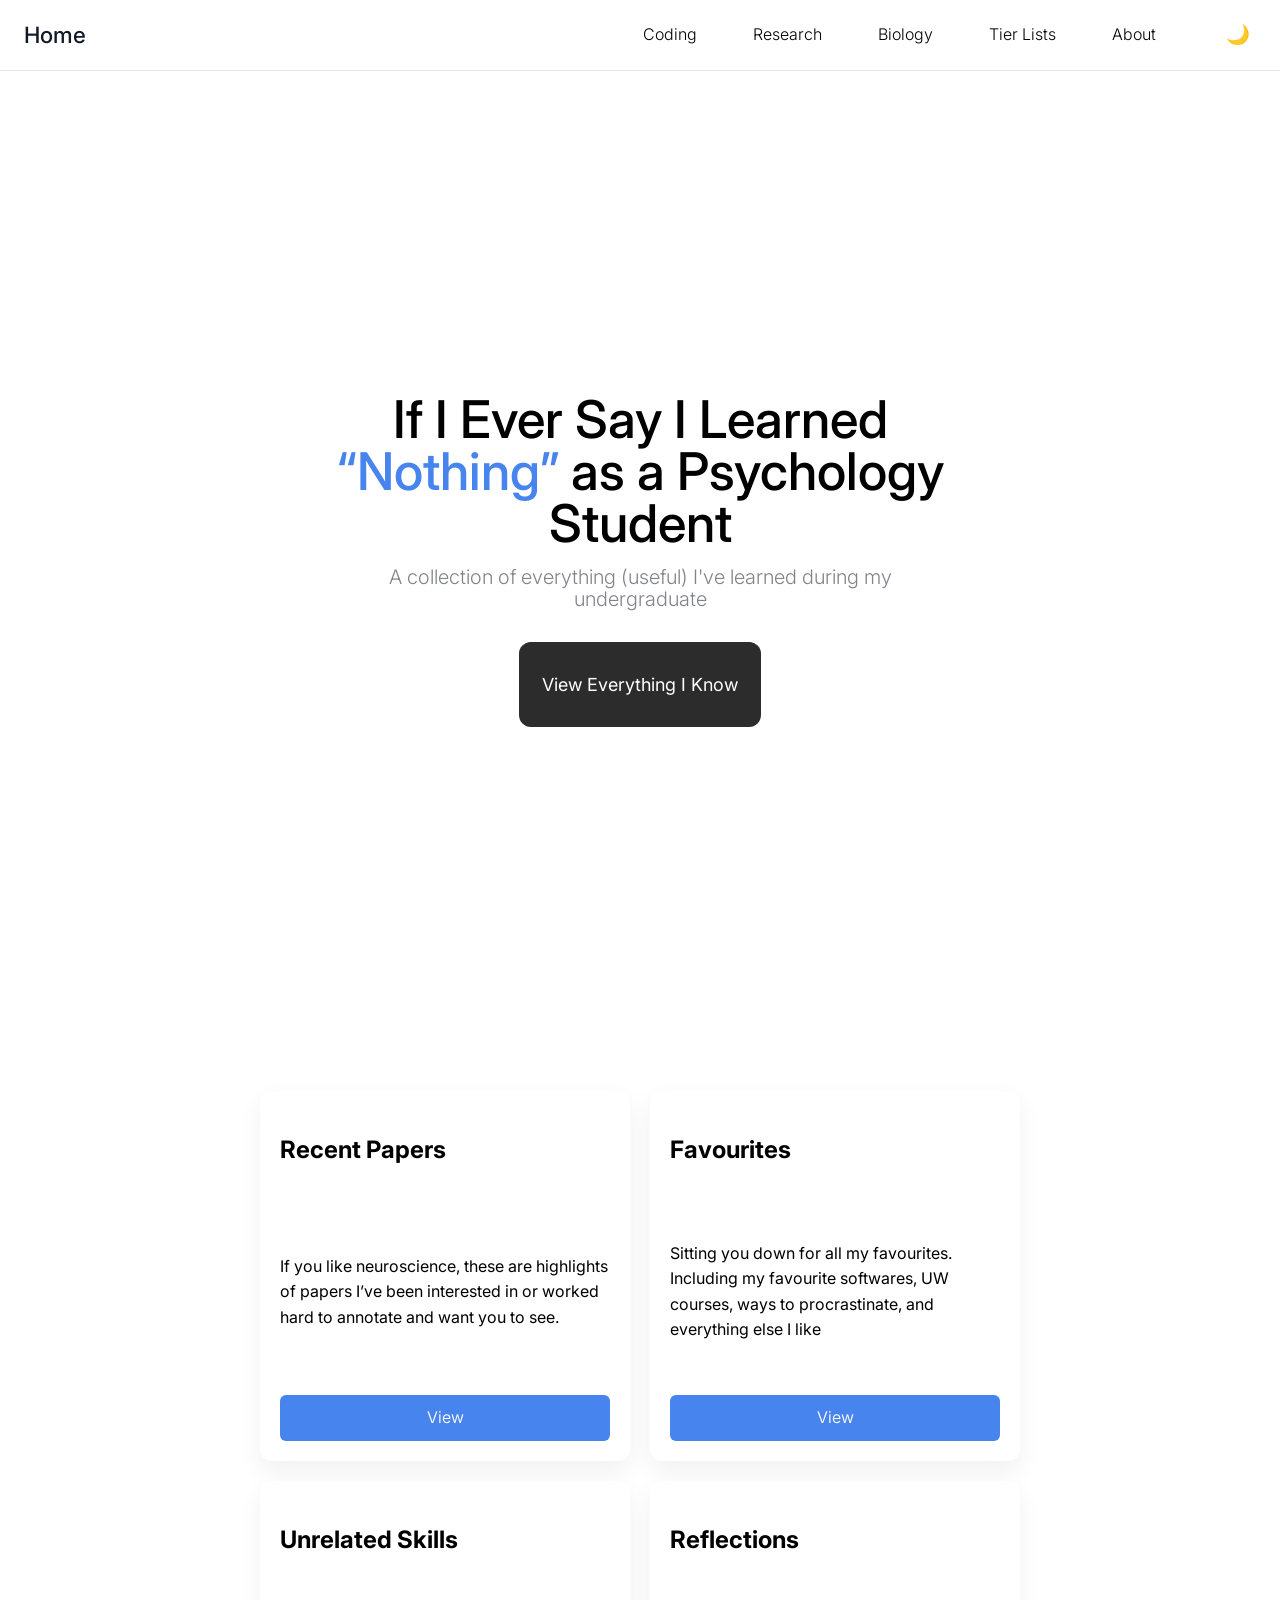
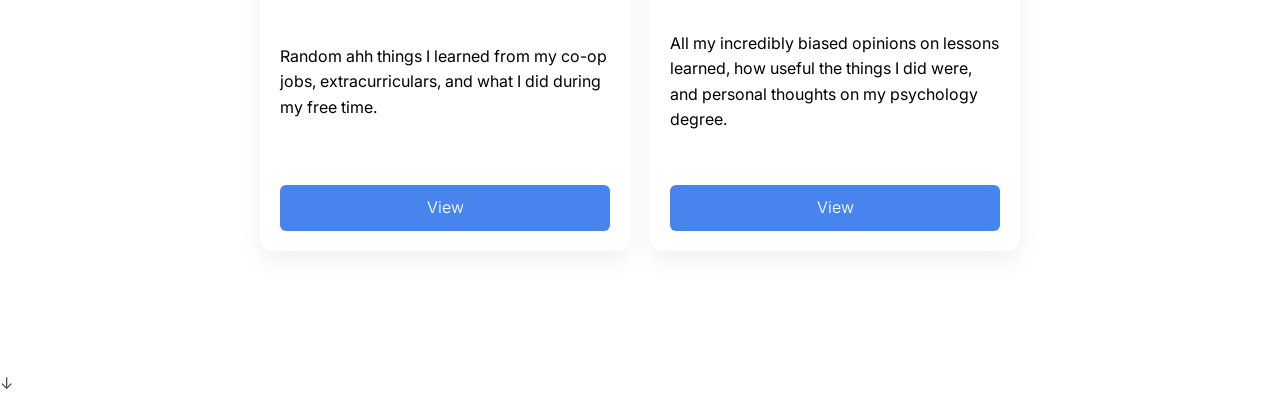
<file: index.html>
<!DOCTYPE html>
<html lang="en"> 
<head>
  <link rel="preconnect" href="https://fonts.googleapis.com">
  <link rel="preconnect" href="https://fonts.gstatic.com" crossorigin>
  <link href="https://fonts.googleapis.com/css2?family=Inter:wght@400;700&family=JetBrains+Mono&display=swap" rel="stylesheet">
  <link rel="stylesheet" href="style.css">
  <meta charset="UTF-8">
  <meta name="viewport" content="width=device-width, initial-scale=1.0">
  <meta name="description" content="Everything I've learned as a psychology undergraduate">
  <title>Everything Important I've Learned as a Psychology Undergraduate</title>
</head>
<body>
  <header>
  <div class="logo">
    <a href="index.html">Home</a>
  </div>

  <nav class="nav-links">
    <!-- Coding dropdown -->
    <div class="dropdown">
      <a href="coding.html" class="dropbtn">Coding</a>
      <div class="dropdown-content">
        <a href="data-analysis.html">Data Analysis</a>
        <a href="computational-neuroscience.html">Computational Neuroscience</a>
        <a href="projects.html">Projects</a>
      </div>
    </div>

    <!-- Research dropdown -->
    <div class="dropdown">
      <a href="research.html" class="dropbtn">Research</a>
      <div class="dropdown-content">
        <a href="eeg-research.html">EEG Research</a>
        <a href="literature-reviews.html">Literature Reviews</a>
        <a href="experimental-design.html">Experimental Design</a>
      </div>
    </div>

    <!-- Biology dropdown -->
    <div class="dropdown">
      <a href="biology-overview.html" class="dropbtn">Biology</a>
      <div class="dropdown-content">
        <a href="concussions.html">Concussions</a>
        <a href="gerontology.html">Biological Aging</a>
        <a href="neuroscience.html">Neuroscience</a>
        <a href="evolution.html">Evolution</a>
      </div>
    </div>

    <!-- Tier Lists dropdown -->
    <div class="dropdown">
      <a href="main-tierlist.html" class="dropbtn">Tier Lists</a>
      <div class="dropdown-content">
        <a href="ranking-software.html">Ranking Software</a>
        <a href="ranking-reference-managers.html">Ranking Reference Managers</a>
        <a href="ranking-databases.html">Ranking Journal Article Databases</a>
      </div>
    </div>

    <!-- About page -->
    <a href="about.html">About</a>

    <!-- Dark mode toggle -->
    <button id="dark-mode-toggle">🌙</button>
  </nav>
</header>

  <main>
    <section class="hero">
      <h1>
        If I Ever Say I Learned 
        <span class="highlight">“Nothing”</span> 
        as a Psychology Student
      </h1>

      <p class="subtitle">
        A collection of everything (useful) I've learned during my undergraduate
      </p>

      <a href="everything.html" class="hero-button">View Everything I Know</a>
    </section>
    <section class="panels">
      <div class="panel">
        <h2>Recent Papers</h2>
        <p>If you like neuroscience, these are highlights of papers I’ve been interested in or worked hard to annotate and want you to see.</p>
        <a href="recent-papers.html" class="panel-button">View</a>
      </div>
    
      <div class="panel">
        <h2>Favourites</h2>
        <p>Sitting you down for all my favourites. Including my favourite softwares, UW courses, ways to procrastinate, and everything else I like</p>
        <a href="favourites.html" class="panel-button">View</a>
      </div>

      <div class="panel">
        <h2>Unrelated Skills</h2>
        <p>Random ahh things I learned from my co-op jobs, extracurriculars, and what I did during my free time.</p>
        <a href="unrelated-skills.html" class="panel-button">View</a>
      </div>
    
      <div class="panel">
        <h2>Reflections</h2>
        <p>All my incredibly biased opinions on lessons learned, how useful the things I did were, and personal thoughts on my psychology degree.</p>
        <a href="reflections.html" class="panel-button">View</a>
      </div>
    </section>
  </main>
<div class="scroll-indicator" onclick="scrollDown()">
  ↓
</div>
<script src="script.js"></script>
  
</body>
  
</html>
</file>
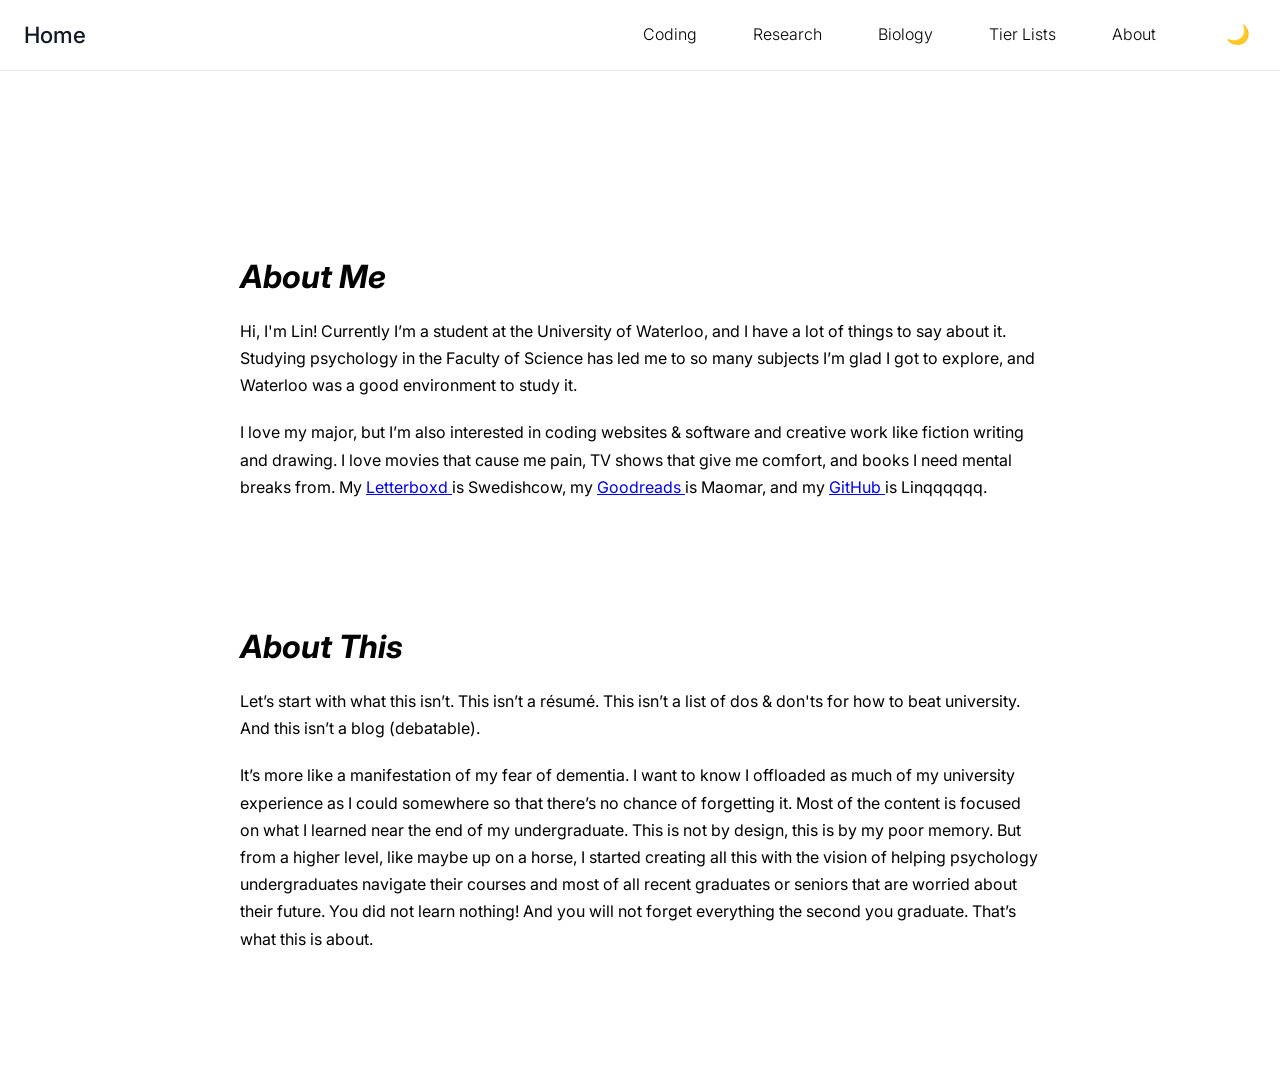
<file: about.html>
<!DOCTYPE html>
<html lang="en">
<head>
  <meta charset="UTF-8">
  <link rel="preconnect" href="https://fonts.googleapis.com">
  <link rel="preconnect" href="https://fonts.gstatic.com" crossorigin>
  <link href="https://fonts.googleapis.com/css2?family=Inter:wght@400;700&family=JetBrains+Mono&display=swap" rel="stylesheet">
  <title>About Me</title>
  <meta name="viewport" content="width=device-width, initial-scale=1.0">
  <link rel="stylesheet" href="style.css">
</head>
<body>
  <header>
  <div class="logo">
    <a href="index.html">Home</a>
  </div>

  <nav class="nav-links">
    <!-- Coding dropdown -->
    <div class="dropdown">
      <a href="coding.html" class="dropbtn">Coding</a>
      <div class="dropdown-content">
        <a href="data-analysis.html">Data Analysis</a>
        <a href="computational-neuroscience.html">Computational Neuroscience</a>
        <a href="projects.html">Projects</a>
      </div>
    </div>

    <!-- Research dropdown -->
    <div class="dropdown">
      <a href="research.html" class="dropbtn">Research</a>
      <div class="dropdown-content">
        <a href="eeg-research.html">EEG Research</a>
        <a href="literature-reviews.html">Literature Reviews</a>
        <a href="experimental-design.html">Experimental Design</a>
      </div>
    </div>

    <!-- Biology dropdown -->
    <div class="dropdown">
      <a href="biology-overview.html" class="dropbtn">Biology</a>
      <div class="dropdown-content">
        <a href="concussions.html">Concussions</a>
        <a href="gerontology.html">Biological Aging</a>
        <a href="neuroscience.html">Neuroscience</a>
        <a href="evolution.html">Evolution</a>
      </div>
    </div>

    <!-- Tier Lists dropdown -->
    <div class="dropdown">
      <a href="main-tierlist.html" class="dropbtn">Tier Lists</a>
      <div class="dropdown-content">
        <a href="ranking-software.html">Ranking Software</a>
        <a href="ranking-reference-managers.html">Ranking Reference Managers</a>
        <a href="ranking-databases.html">Ranking Journal Article Databases</a>
      </div>
    </div>

    <!-- About page -->
    <a href="about.html">About</a>

    <!-- Dark mode toggle -->
    <button id="dark-mode-toggle">🌙</button>
  </nav>
</header>
  
  <main class="about-page">
  
    <section class="about-section">
      <h1 class="about-heading">About Me</h1>
  
      <section class="about">
      <p>
        Hi, I'm Lin! Currently I’m a student at the University of Waterloo, and I
        have a lot of things to say about it. Studying psychology in the Faculty
        of Science has led me to so many subjects I’m glad I got to explore, and Waterloo
        was a good environment to study it. 
      </p>
    
      <p>
        I love my major, but I’m also interested in coding websites &amp; software
        and creative work like fiction writing and drawing. I love movies that
        cause me pain, TV shows that give me comfort, and books I need mental
        breaks from.
        My
        <a href="https://boxd.it/iXQob" target="_blank" rel="noopener noreferrer">
          Letterboxd
        </a>
        is Swedishcow, my
        <a href="https://www.goodreads.com/user/show/197958305-maomar" target="_blank" rel="noopener noreferrer">
          Goodreads
        </a>
        is Maomar, and my
        <a href="https://github.com/Linqqqqqq" target="_blank" rel="noopener noreferrer">
          GitHub
        </a>
        is Linqqqqqq.
      </p>
    </section>
  
    <section class="about-section">
      <h1 class="about-heading">About This</h1>
  
      <p>
        Let’s start with what this isn’t. This isn’t a résumé. This isn’t a list of dos
        &amp; don'ts for how to beat university. And this isn’t a blog (debatable).
      </p>
      <p>
        It’s more like a manifestation of my fear of dementia. I want to know I
        offloaded as much of my university experience as I could somewhere so that
        there’s no chance of forgetting it. Most of the content is focused on what I learned near the end of my
        undergraduate. This is not by design, this is by my poor memory. But from a higher level, like maybe up on a horse, 
        I started creating all this with the vision of helping psychology undergraduates navigate
        their courses and most of all recent graduates or seniors that are worried about their future.
        You did not learn nothing! And you will not forget everything the second you graduate. 
        That’s what this is about.
      </p>
    </section>
  
  </main>

<script src="script.js"></script>
  
</body>
</html>
</file>
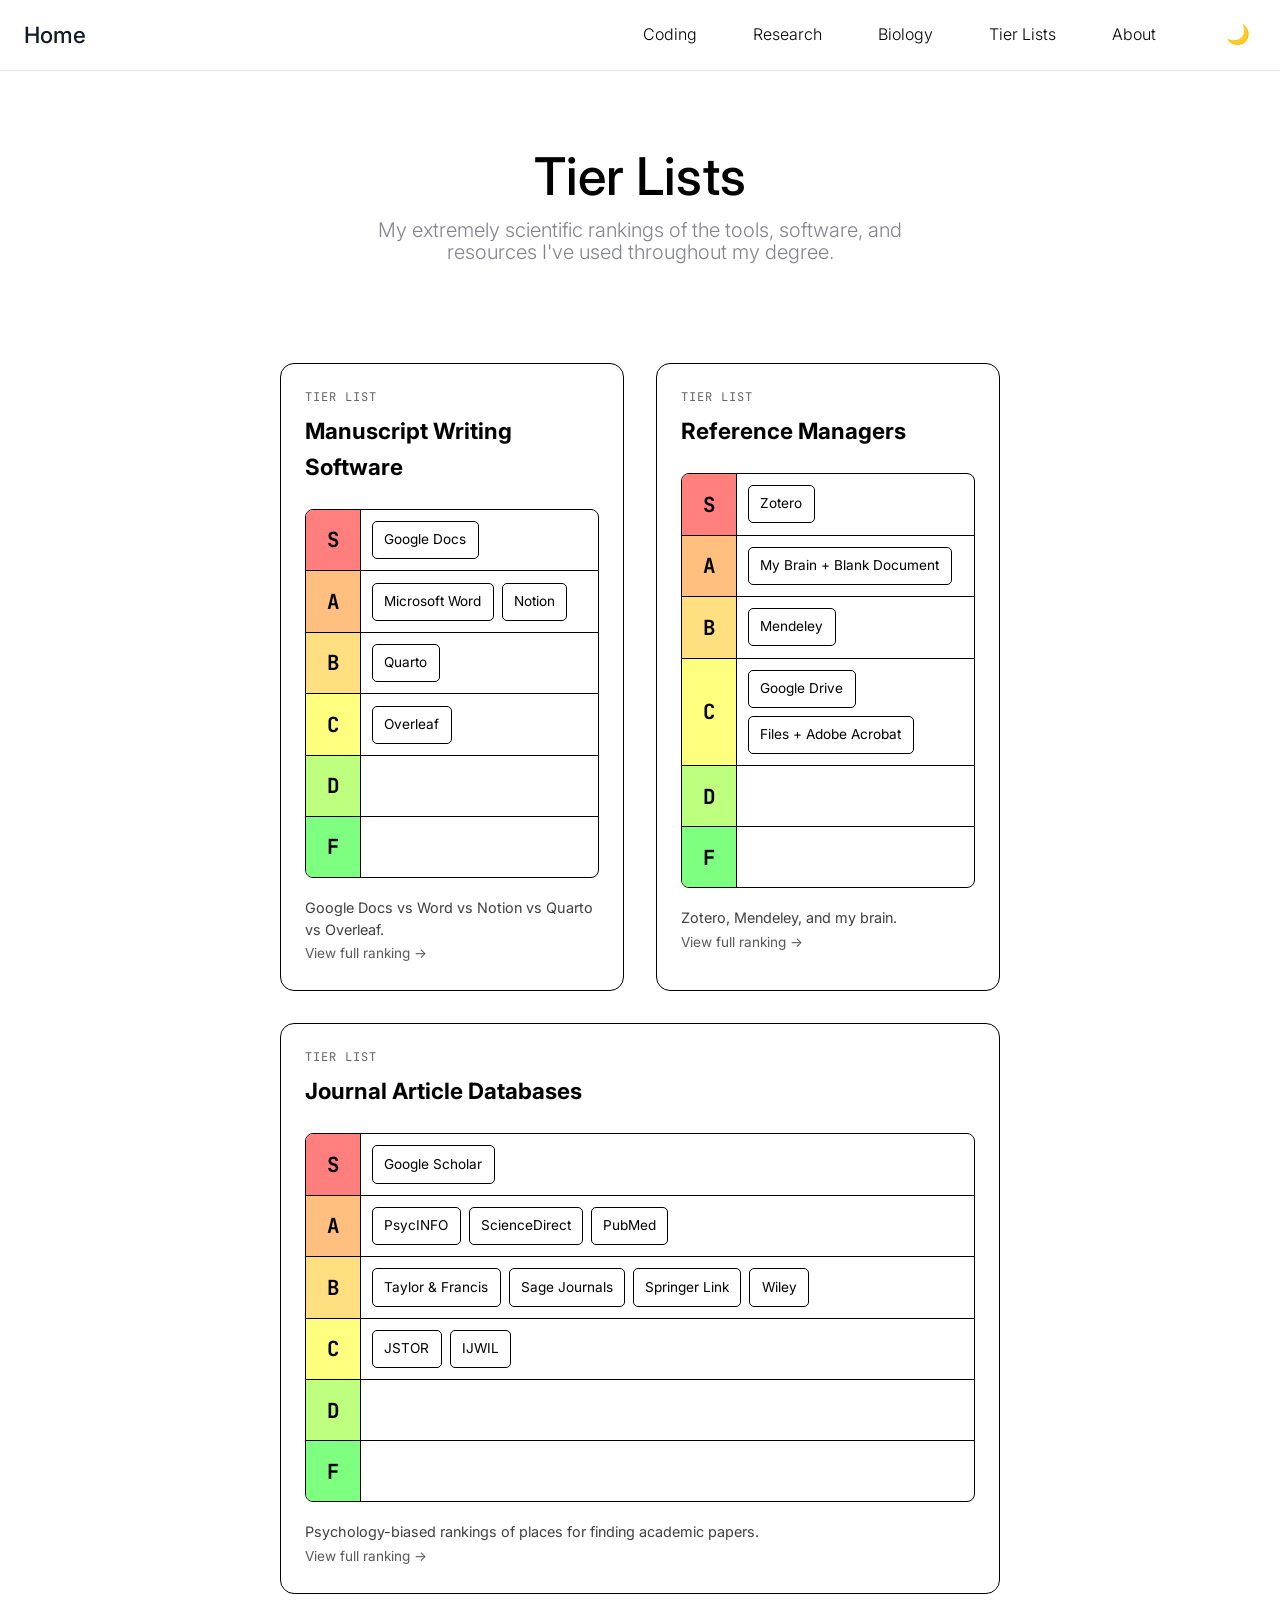
<file: main-tierlist.html>
<!DOCTYPE html>
<html lang="en">
<head>
  <meta charset="UTF-8">
  <meta name="viewport" content="width=device-width, initial-scale=1.0">
  <title>Tier Lists</title>

  <!-- Fonts -->
  <link rel="preconnect" href="https://fonts.googleapis.com">
  <link rel="preconnect" href="https://fonts.gstatic.com" crossorigin>
  <link href="https://fonts.googleapis.com/css2?family=Inter:wght@400;700&family=JetBrains+Mono&display=swap" rel="stylesheet">

  <!-- Stylesheets -->
  <link rel="stylesheet" href="subpages.css">
  <link rel="stylesheet" href="tierlist.css">
</head>

<body>
  <header>
    <div class="logo">
      <a href="index.html">Home</a>
    </div>

    <nav class="nav-links">
      <!-- Coding dropdown -->
      <div class="dropdown">
        <a href="coding.html" class="dropbtn">Coding</a>
        <div class="dropdown-content">
          <a href="data-analysis.html">Data Analysis</a>
          <a href="computational-neuroscience.html">Computational Neuroscience</a>
          <a href="projects.html">Projects</a>
        </div>
      </div>
  
      <!-- Research dropdown -->
      <div class="dropdown">
        <a href="research.html" class="dropbtn">Research</a>
        <div class="dropdown-content">
          <a href="eeg-research.html">EEG Research</a>
          <a href="literature-reviews.html">Literature Reviews</a>
          <a href="experimental-design.html">Experimental Design</a>
        </div>
      </div>
  
      <!-- Biology dropdown -->
      <div class="dropdown">
        <a href="biology-overview.html" class="dropbtn">Biology</a>
        <div class="dropdown-content">
          <a href="concussions.html">Concussions</a>
          <a href="gerontology.html">Biological Aging</a>
          <a href="neuroscience.html">Neuroscience</a>
          <a href="evolution.html">Evolution</a>
        </div>
      </div>

      <!-- Tier Lists -->
      <div class="dropdown">
        <a href="main-tierlist.html" class="dropbtn">Tier Lists</a>
        <div class="dropdown-content">
          <a href="ranking-software.html">Ranking Software</a>
          <a href="ranking-reference-managers.html">Ranking Reference Managers</a>
          <a href="ranking-databases.html">Ranking Journal Article Databases</a>
        </div>
      </div>

      <a href="about.html">About</a>
      <button id="dark-mode-toggle">🌙</button>
    </nav>
  </header>

  <main>
    <!-- Page Title -->
    <section class="hero">
      <h1>Tier Lists</h1>
      <p class="subtitle">
        My extremely scientific rankings of the tools, software,
        and resources I've used throughout my degree.
      </p>
    </section>

    <!-- Tier List Previews -->
    <div class="tier-preview-grid">
      <!-- Manuscript Writing Software -->
      <a href="ranking-software.html" class="tier-preview-card">
        <div class="tier-preview-heading">
          <div>
            <p class="tier-category">Tier List</p>
            <h2>Manuscript Writing Software</h2>
          </div>
        </div>
      
        <div class="mini-tier-list">
          <div class="mini-tier-row">
            <div class="mini-tier-label tier-s">S</div>
            <div class="mini-tier-items">
              <span>Google Docs</span>
            </div>
          </div>
      
          <div class="mini-tier-row">
            <div class="mini-tier-label tier-a">A</div>
            <div class="mini-tier-items">
              <span>Microsoft Word</span>
              <span>Notion</span>
            </div>
          </div>
      
          <div class="mini-tier-row">
            <div class="mini-tier-label tier-b">B</div>
            <div class="mini-tier-items">
              <span>Quarto</span>
            </div>
          </div>
      
          <div class="mini-tier-row">
            <div class="mini-tier-label tier-c">C</div>
            <div class="mini-tier-items">
              <span>Overleaf</span>
            </div>
          </div>
      
          <div class="mini-tier-row">
            <div class="mini-tier-label tier-d">D</div>
            <div class="mini-tier-items"></div>
          </div>
      
          <div class="mini-tier-row">
            <div class="mini-tier-label tier-f">F</div>
            <div class="mini-tier-items"></div>
          </div>
        </div>
      
        <p class="preview-note">
          Google Docs vs Word vs Notion vs Quarto vs Overleaf.
        </p>
      
        <span class="view-ranking">
          View full ranking →
        </span>
      </a>

      <!-- Reference Managers -->
      <a href="ranking-reference-managers.html" class="tier-preview-card">
        <div class="tier-preview-heading">
          <div>
            <p class="tier-category">Tier List</p>
            <h2>Reference Managers</h2>
          </div>
        </div>

        <div class="mini-tier-list">
          <div class="mini-tier-row">
            <div class="mini-tier-label tier-s">S</div>
            <div class="mini-tier-items">
              <span>Zotero</span>
            </div>
          </div>

          <div class="mini-tier-row">
            <div class="mini-tier-label tier-a">A</div>
            <div class="mini-tier-items">
              <span>My Brain + Blank Document</span>
            </div>
          </div>

          <div class="mini-tier-row">
            <div class="mini-tier-label tier-b">B</div>
            <div class="mini-tier-items">
              <span>Mendeley</span>
            </div>
          </div>

          <div class="mini-tier-row">
            <div class="mini-tier-label tier-c">C</div>
            <div class="mini-tier-items">
              <span>Google Drive</span>
              <span>Files + Adobe Acrobat</span>
            </div>
          </div>

          <div class="mini-tier-row">
            <div class="mini-tier-label tier-d">D</div>
            <div class="mini-tier-items"></div>
          </div>

          <div class="mini-tier-row">
            <div class="mini-tier-label tier-f">F</div>
            <div class="mini-tier-items"></div>
          </div>
        </div>

        <p class="preview-note">
          Zotero, Mendeley, and my brain.
        </p>

        <span class="view-ranking">
          View full ranking →
        </span>
      </a>

      <!-- Journal Article Databases -->
      <a href="ranking-databases.html" class="tier-preview-card">
        <div class="tier-preview-heading">
          <div>
            <p class="tier-category">Tier List</p>
            <h2>Journal Article Databases</h2>
          </div>
        </div>

        <div class="mini-tier-list">
          <div class="mini-tier-row">
            <div class="mini-tier-label tier-s">S</div>
            <div class="mini-tier-items">
              <span>Google Scholar</span>
            </div>
          </div>

          <div class="mini-tier-row">
            <div class="mini-tier-label tier-a">A</div>
            <div class="mini-tier-items">
              <span>PsycINFO</span>
              <span>ScienceDirect</span>
              <span>PubMed</span>
            </div>
          </div>

          <div class="mini-tier-row">
            <div class="mini-tier-label tier-b">B</div>
            <div class="mini-tier-items">
              <span>Taylor &amp; Francis</span>
              <span>Sage Journals</span>
              <span>Springer Link</span>
              <span>Wiley</span>
            </div>
          </div>

          <div class="mini-tier-row">
            <div class="mini-tier-label tier-c">C</div>
            <div class="mini-tier-items">
              <span>JSTOR</span>
              <span>IJWIL</span>
            </div>
          </div>

          <div class="mini-tier-row">
            <div class="mini-tier-label tier-d">D</div>
            <div class="mini-tier-items"></div>
          </div>

          <div class="mini-tier-row">
            <div class="mini-tier-label tier-f">F</div>
            <div class="mini-tier-items"></div>
          </div>
        </div>

        <p class="preview-note">
          Psychology-biased rankings of places for finding academic papers.
        </p>

        <span class="view-ranking">
          View full ranking →
        </span>
      </a>

    </div>
  </main>

  <script src="script.js"></script>
</body>
</html>
</file>
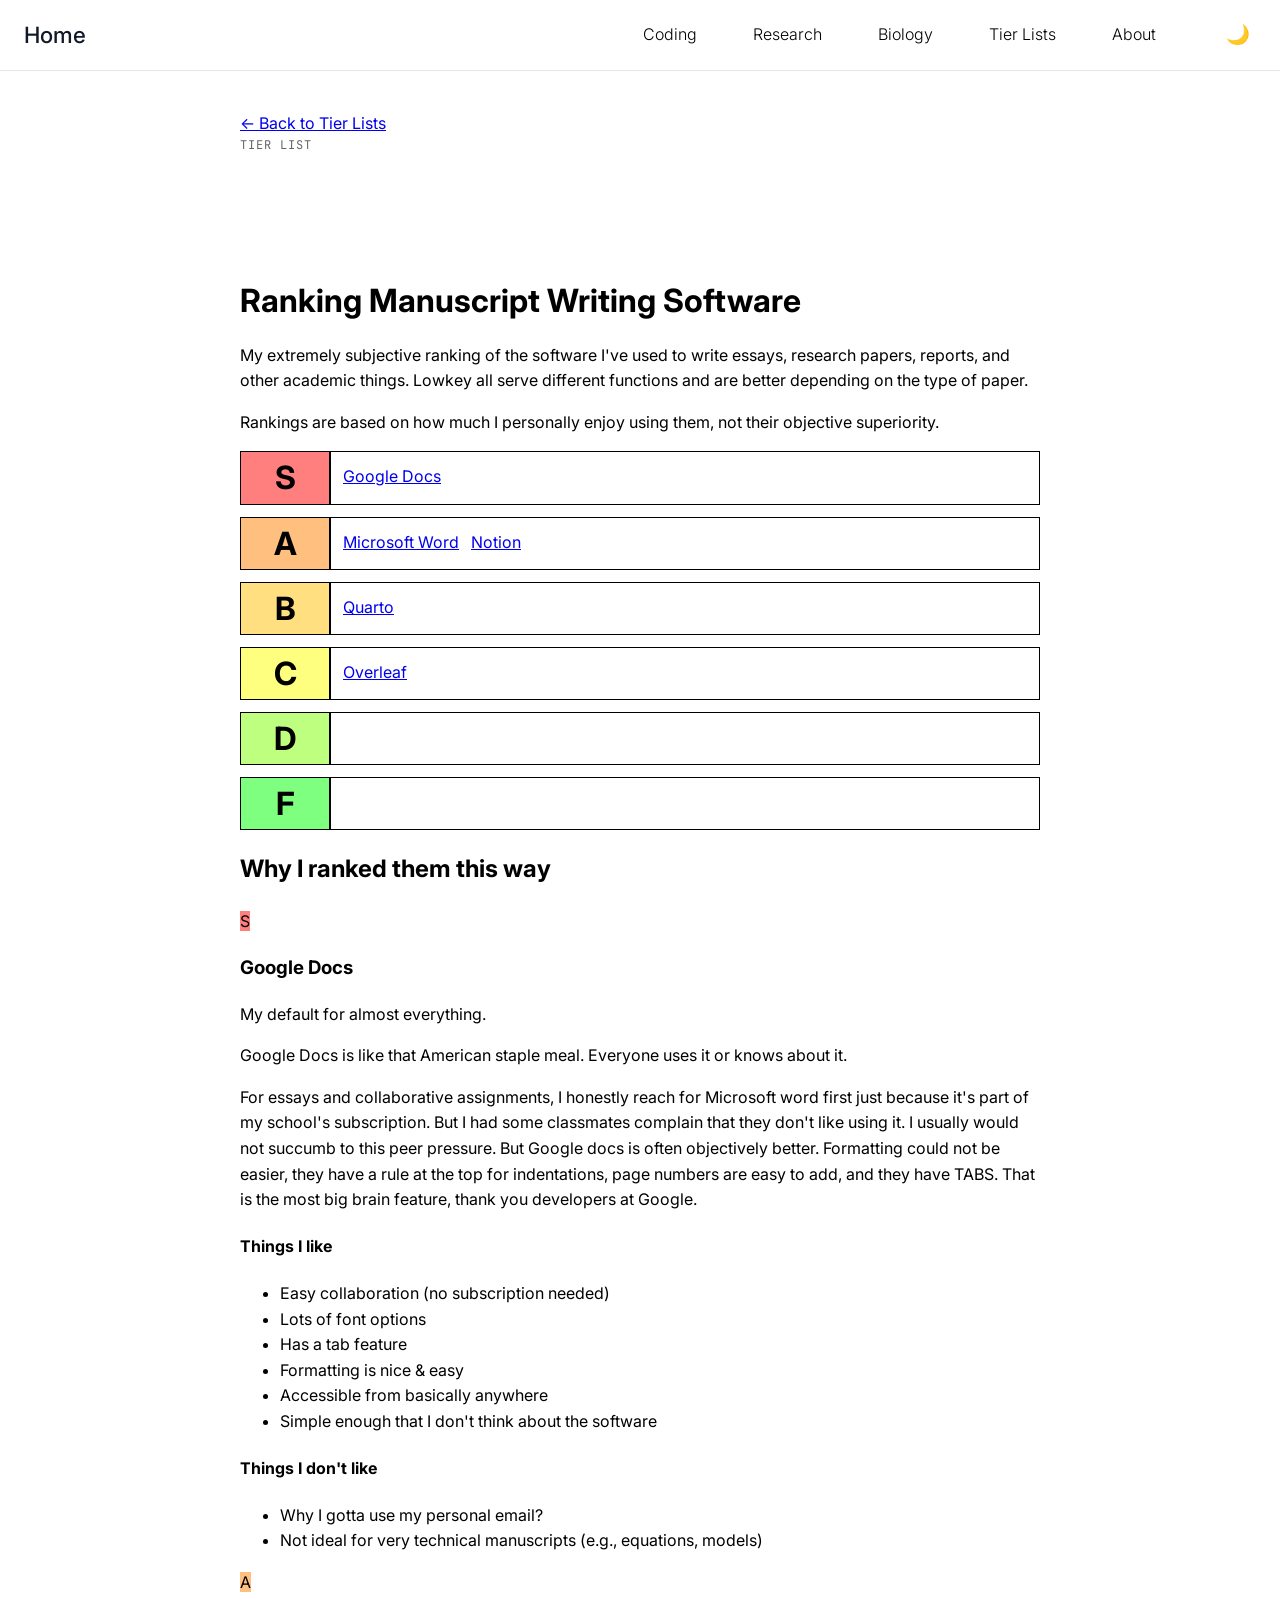
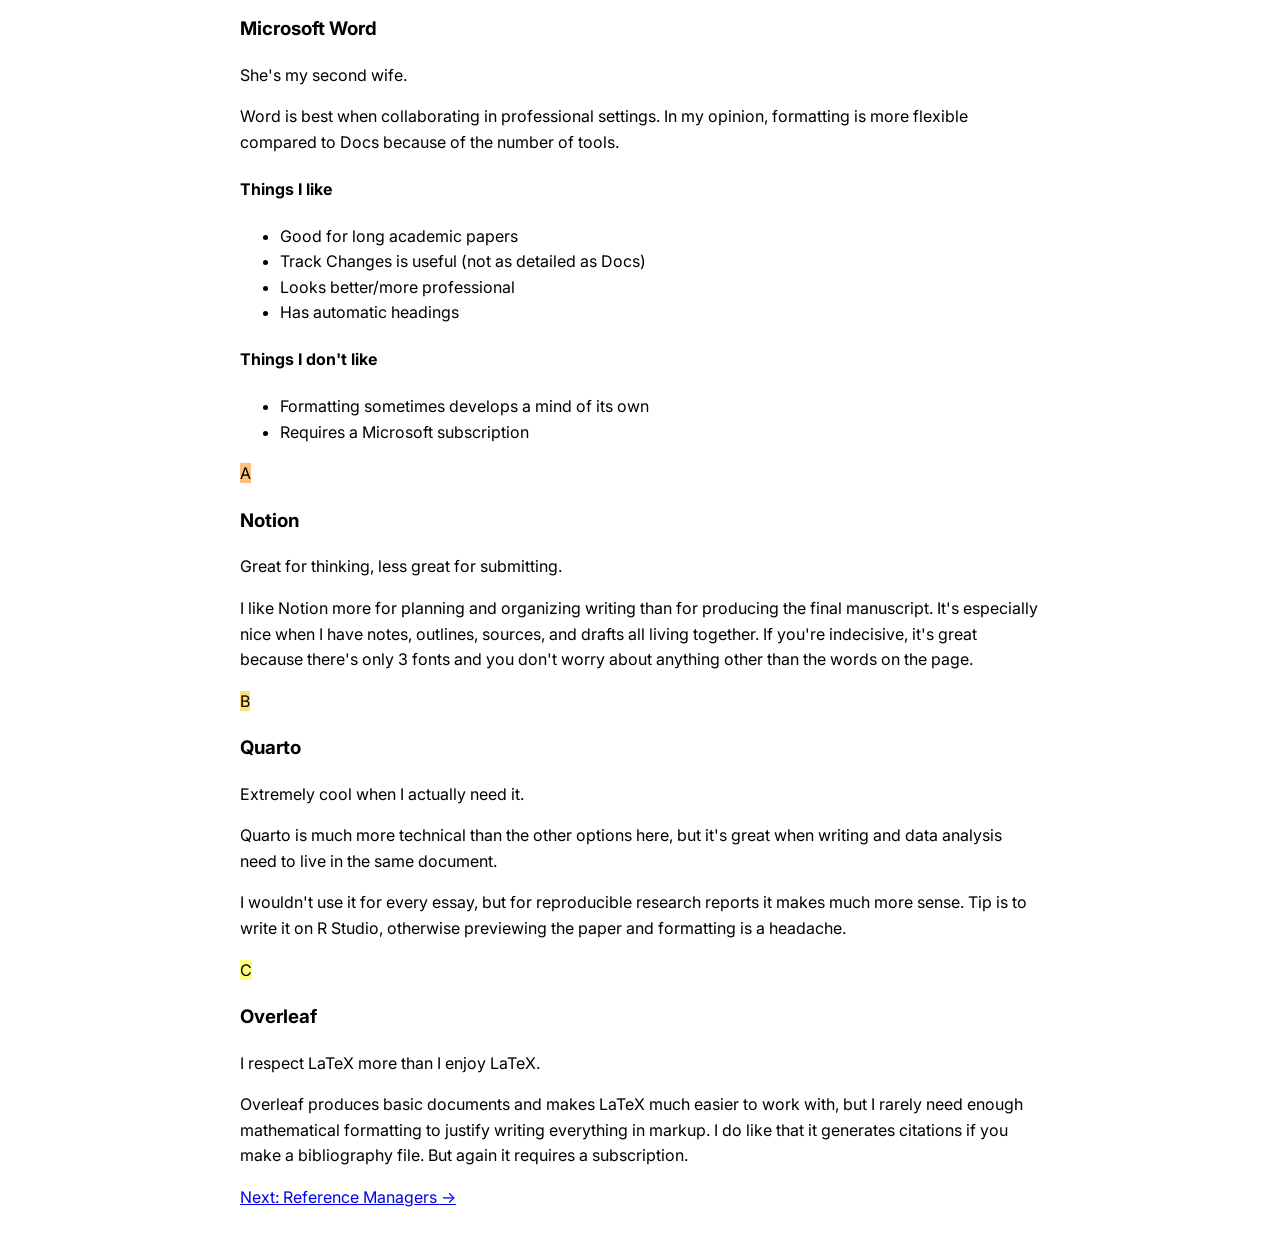
<file: ranking-software.html>
<!DOCTYPE html>
<html lang="en">
<head>
  <meta charset="UTF-8">
  <meta name="viewport" content="width=device-width, initial-scale=1.0">

  <title>Ranking Manuscript Writing Software</title>

  <!-- Fonts -->
  <link rel="preconnect" href="https://fonts.googleapis.com">
  <link rel="preconnect" href="https://fonts.gstatic.com" crossorigin>
  <link href="https://fonts.googleapis.com/css2?family=Inter:wght@400;700&family=JetBrains+Mono&display=swap" rel="stylesheet">

  <!-- Stylesheets -->
  <link rel="stylesheet" href="subpages.css">
  <link rel="stylesheet" href="tierlist.css">
</head>

<body>

  <header>
    <div class="logo">
      <a href="index.html">Home</a>
    </div>

    <nav class="nav-links">

      <div class="dropdown">
        <a href="coding.html" class="dropbtn">Coding</a>
        <div class="dropdown-content">
          <a href="data-analysis.html">Data Analysis</a>
          <a href="computational-neuroscience.html">Computational Neuroscience</a>
          <a href="projects.html">Projects</a>
        </div>
      </div>

      <div class="dropdown">
        <a href="research.html" class="dropbtn">Research</a>
        <div class="dropdown-content">
          <a href="eeg-research.html">EEG Research</a>
          <a href="literature-reviews.html">Literature Reviews</a>
          <a href="experimental-design.html">Experimental Design</a>
        </div>
      </div>

      <div class="dropdown">
        <a href="biology-overview.html" class="dropbtn">Biology</a>
        <div class="dropdown-content">
          <a href="concussions.html">Concussions</a>
          <a href="gerontology.html">Biological Aging</a>
          <a href="neuroscience.html">Neuroscience</a>
          <a href="evolution.html">Evolution</a>
        </div>
      </div>

      <div class="dropdown">
        <a href="main-tierlist.html" class="dropbtn">Tier Lists</a>
        <div class="dropdown-content">
          <a href="ranking-software.html">Ranking Software</a>
          <a href="ranking-reference-managers.html">Ranking Reference Managers</a>
          <a href="ranking-databases.html">Ranking Journal Article Databases</a>
        </div>
      </div>

      <a href="about.html">About</a>

      <button id="dark-mode-toggle">🌙</button>
    </nav>
  </header>


  <main>

    <!-- Back link -->
    <a href="main-tierlist.html" class="back-link">
      ← Back to Tier Lists
    </a>


    <!-- Page introduction -->
    <section class="ranking-hero">

      <p class="tier-category">
        Tier List
      </p>

      <h1>
        Ranking Manuscript Writing Software
      </h1>

      <p class="subtitle">
        My extremely subjective ranking of the software I've used
        to write essays, research papers, reports, and other academic things.
        Lowkey all serve different functions and are better depending on the type of paper.
      </p>

      <p class="ranking-disclaimer">
        Rankings are based on how much I personally enjoy using them,
        not their objective superiority.
      </p>

    </section>


    <!-- Full Tier List -->
    <section class="full-tier-list">

      <!-- S Tier -->
      <div class="tier-row">
        <div class="tier-label tier-s">S</div>

        <div class="tier-items">
          <a href="#google-docs" class="tier-item">
            Google Docs
          </a>
        </div>
      </div>


      <!-- A Tier -->
      <div class="tier-row">
        <div class="tier-label tier-a">A</div>

        <div class="tier-items">
          <a href="#microsoft-word" class="tier-item">
            Microsoft Word
          </a>

          <a href="#notion" class="tier-item">
            Notion
          </a>
        </div>
      </div>


      <!-- B Tier -->
      <div class="tier-row">
        <div class="tier-label tier-b">B</div>

        <div class="tier-items">
          <a href="#quarto" class="tier-item">
            Quarto
          </a>
        </div>
      </div>


      <!-- C Tier -->
      <div class="tier-row">
        <div class="tier-label tier-c">C</div>

        <div class="tier-items">
          <a href="#overleaf" class="tier-item">
            Overleaf
          </a>
        </div>
      </div>


      <!-- D Tier -->
      <div class="tier-row">
        <div class="tier-label tier-d">D</div>

        <div class="tier-items"></div>
      </div>


      <!-- F Tier -->
      <div class="tier-row">
        <div class="tier-label tier-f">F</div>

        <div class="tier-items"></div>
      </div>

    </section>


    <!-- Ranking explanations -->
    <section class="ranking-reviews">

      <h2>Why I ranked them this way</h2>


      <!-- Google Docs -->
      <article class="ranking-review" id="google-docs">

        <div class="review-heading">
          <div>
            <span class="review-rank tier-s">S</span>
            <h3>Google Docs</h3>
          </div>

          <p class="review-verdict">
            My default for almost everything.
          </p>
        </div>

        <p>
          Google Docs is like that American staple meal. Everyone uses it or knows about it. 
        </p>

        <p>
          For essays and collaborative assignments, I honestly reach for
          Microsoft word first just because it's part of my school's subscription. 
          But I had some classmates complain that they don't like using it. I usually
          would not succumb to this peer pressure. But Google docs is often objectively better.
          Formatting could not be easier, they have a rule at the top for indentations, 
          page numbers are easy to add, and they have TABS. That is the most big brain feature,
          thank you developers at Google. 
        </p>

        <div class="pros-cons">

          <div>
            <h4>Things I like</h4>
            <ul>
              <li>Easy collaboration (no subscription needed)</li>
              <li>Lots of font options</li>
              <li>Has a tab feature</li>
              <li>Formatting is nice &amp; easy</li>
              <li>Accessible from basically anywhere</li>
              <li>Simple enough that I don't think about the software</li>
            </ul>
          </div>

          <div>
            <h4>Things I don't like</h4>
            <ul>
              <li>Why I gotta use my personal email?</li>
              <li>Not ideal for very technical manuscripts (e.g., equations, models)</li>
            </ul>
          </div>

        </div>

      </article>


      <!-- Microsoft Word -->
      <article class="ranking-review" id="microsoft-word">

        <div class="review-heading">
          <div>
            <span class="review-rank tier-a">A</span>
            <h3>Microsoft Word</h3>
          </div>

          <p class="review-verdict">
            She's my second wife. 
          </p>
        </div>

        <p>
          Word is best when collaborating in professional settings. 
          In my opinion, formatting is more flexible compared to Docs because of the number of tools. 
        </p>

        <div class="pros-cons">

          <div>
            <h4>Things I like</h4>
            <ul>
              <li>Good for long academic papers</li>
              <li>Track Changes is useful (not as detailed as Docs)</li>
              <li>Looks better/more professional</li>
              <li>Has automatic headings</li>
            </ul>
          </div>

          <div>
            <h4>Things I don't like</h4>
            <ul>
              <li>Formatting sometimes develops a mind of its own</li>
              <li>Requires a Microsoft subscription</li>
            </ul>
          </div>

        </div>

      </article>


      <!-- Notion -->
      <article class="ranking-review" id="notion">

        <div class="review-heading">
          <div>
            <span class="review-rank tier-a">A</span>
            <h3>Notion</h3>
          </div>

          <p class="review-verdict">
            Great for thinking, less great for submitting.
          </p>
        </div>

        <p>
          I like Notion more for planning and organizing writing than
          for producing the final manuscript. It's especially nice when
          I have notes, outlines, sources, and drafts all living together.
          If you're indecisive, it's great because there's only 3 fonts and you don't
          worry about anything other than the words on the page. 
        </p>

      </article>


      <!-- Quarto -->
      <article class="ranking-review" id="quarto">

        <div class="review-heading">
          <div>
            <span class="review-rank tier-b">B</span>
            <h3>Quarto</h3>
          </div>

          <p class="review-verdict">
            Extremely cool when I actually need it.
          </p>
        </div>

        <p>
          Quarto is much more technical than the other options here,
          but it's great when writing and data analysis need to live
          in the same document.
        </p>

        <p>
          I wouldn't use it for every essay, but for reproducible
          research reports it makes much more sense. Tip is to write it on R Studio,
          otherwise previewing the paper and formatting is a headache.
        </p>

      </article>


      <!-- Overleaf -->
      <article class="ranking-review" id="overleaf">

        <div class="review-heading">
          <div>
            <span class="review-rank tier-c">C</span>
            <h3>Overleaf</h3>
          </div>

          <p class="review-verdict">
            I respect LaTeX more than I enjoy LaTeX.
          </p>
        </div>

        <p>
          Overleaf produces basic documents and makes LaTeX much
          easier to work with, but I rarely need enough mathematical
          formatting to justify writing everything in markup. I do like 
          that it generates citations if you make a bibliography file. But again
          it requires a subscription. 
        </p>

      </article>

    </section>


    <!-- Other rankings -->
    <nav class="ranking-navigation">

      <a href="ranking-reference-managers.html">
        Next: Reference Managers →
      </a>

    </nav>

  </main>

  <script src="script.js"></script>

</body>
</html>
</file>
<file: style.css>
:root {
  --text-color: #000000;           /* hero text */
  --highlight-color: #4784ED;      /* "Nothing" */
  --subtitle-color: #82838B;
  --background-color: #ffffff;     /* body background */
  --header-bg: #ffffff;
  --header-border: #e5e7eb;
  --nav-link-color: #000000;
  --nav-link-hover: #505364;
  --logo: #111827;
  --button-bg: #2C2C2C;
  --button-text: #ffffff;
  --panel-bg: #ffffff;
  --panel-shadow: rgba(0,0,0,0.06);
}

/* -------------------- Body -------------------- */
body {
  font-family: 'Inter', Arial, sans-serif;
  line-height: 1.6;
  color: var(--text-color);
  background-color: var(--background-color);
  margin: 0;
  padding: 0;
  transition: background-color 0.3s ease, color 0.3s ease;
}

/* -------------------- Header & Nav -------------------- */
header {
  display: flex;
  justify-content: space-between;
  align-items: center;
  padding: 16px 24px;
  line-height: 1.6;
  border-bottom: 1px solid var(--header-border);
  background-color: var(--header-bg);
  transition: background-color 0.3s ease, border-color 0.3s ease;
}

.logo a {
  font-weight: 500;
  font-size: 1.4rem;
  color: var(--logo);
  text-decoration: none;
}

/* Navigation links container */
.nav-links {
  display: flex;
  align-items: center;
  gap: 32px; /* spacing between nav items */
}


/* Dropdown container */
.nav-links .dropdown {
  position: relative;
  display: inline-flex;
  align-items: center;
}

/* Main link styling */
.dropbtn {
  background: none;
  border: none;
  font-family: 'Inter', sans-serif;
  font-weight: 300;
  font-size: 16px;
  color: var(--nav-link-color);
  cursor: pointer;
  text-decoration: none;
  padding: 0 4px;
}

/* Dropdown menu: hidden by default */
.dropdown-content {
  display: none;
  position: absolute;
  top: 100%; /* directly below the button */
  left: 0;
  background-color: var(--background-color);
  min-width: 180px;
  box-shadow: 0 8px 16px rgba(0,0,0,0.2);
  border-radius: 6px;
  overflow: hidden;
  z-index: 10;
}

/* Links inside dropdown */
.dropdown-content a {
  display: block;
  padding: 12px 16px;
  text-decoration: none;
  color: var(--nav-link-color);
  font-weight: 300;
  transition: background-color 0.3s ease;
}

/* Hover state for dropdown links */
.dropdown-content a:hover {
  background-color: #93b4ed;
  color: var(--background-color);
}

/* Show dropdown only on hover */
.dropdown:hover .dropdown-content {
  display: block;
}

/* Normal nav links (non-dropdown) */
.nav-links a {
  text-decoration: none;      /* remove underline */
  color: var(--nav-link-color);
  font-weight: 300;
  padding: 6px 12px;          /* add some padding for the box */
  border-radius: 8px;          /* rounded corners */
  transition: background-color 0.3s ease, color 0.3s ease;
}

/* Hover state */
.nav-links a:hover {
  background-color: #e0e0e0;  /* light gray background */
  color: var(--nav-link-color); /* keep text color consistent */
}

/* Visited links */
.nav-links a:visited {
  color: var(--nav-link-color); /* same as normal */
  text-decoration: none;        /* remove underline */
}

/* Dark mode toggle button */
#dark-mode-toggle {
  background: none;
  border: none;
  font-size: 1.2rem;
  cursor: pointer;
  margin-left: 20px;
  color: inherit;
}

/* -------------------- Hero Section -------------------- */
.hero {
  min-height: 100vh;
  display: flex;
  flex-direction: column;
  justify-content: center; /* vertical center */
  align-items: center;     /* horizontal center */
  text-align: center;
  padding: 0 20px;
}

.hero h1 {
  font-family: 'Inter', sans-serif;
  font-weight: 515;
  font-size: clamp(36px, 5vw, 52px); /* scales with screen size */
  line-height: 100%;
  letter-spacing: 0%;
  width: 90%;
  max-width: 1600px;
  color: var(--text-color);
  margin: 0;
  transition: color 0.3s ease;
}

.hero h1 .highlight {
  color: var(--highlight-color);
  transition: color 0.3s ease;
}

.hero .subtitle {
  font-family: 'Inter', sans-serif;
  font-weight: 300;
  font-size: 20px;
  line-height: 22px;
  letter-spacing: 0;
  color: var(--subtitle-color);
  width: 80%;
  max-width: 1200px;
  text-align: center;
  margin: 16px 0 32px 0;
  transition: color 0.3s ease;
}

/* -------------------- Hero Button -------------------- */
.hero-button {
  display: inline-block;
  width: 242px;
  height: 84px;
  line-height: 84px;
  text-align: center;
  font-family: 'Inter', sans-serif;
  font-weight: 400;
  font-size: 18px;
  color: var(--button-text);
  text-decoration: none;
  background-color: var(--button-bg);
  border-top: 1px solid var(--button-bg);
  border-radius: 12px; /* adjusts curvature */
  cursor: pointer;
  transition: background-color 0.3s ease, border-top-color 0.3s ease;
}

.hero-button:hover {
  background-color: var(--highlight-color);
  border-top-color: var(--highlight-color);
}

/* -------------------- Main Content -------------------- */
main {
  max-width: 800px;
  margin: 40px auto;
  padding: 0 24px;
}

main h1 {
  margin-top: 120px;
  font-size: 2rem;
  margin-bottom: 16px;
}

main p {
  font-size: 1rem;
  color: var(--text-color);
}

/* -------------------- About Page Content -------------------- */
.about-page {
  max-width: 800px;
  margin: 0 auto;
  padding: 60px 24px;
}

.about-section {
  margin-bottom: 60px;
}

.about-heading {
  font-weight: 700;
  font-style: italic;
}

.about-page p {
  line-height: 1.7;
  margin-bottom: 1.25rem;
}

/* -------------------- Panels -------------------- */
.panels {
  display: grid;
  grid-template-columns: repeat(auto-fit, minmax(250px, 1fr)); 
  gap: 20px; /* space between panels */
  padding: 80px 20px;
  background-color: var(--background-color);
}

.panel {
  position: relative;
  background-color: var(--panel-bg);
  color: var(--panel-text-color);
  border-radius: 12px;
  box-shadow: 0 10px 25px var(--panel-shadow);
  padding: 20px;
  display: flex;
  flex-direction: column;
  justify-content: space-between;  /* pushes button to bottom */
  aspect-ratio: 1 / 1;            /* makes it square */
  transition: transform 0.3s ease, box-shadow 0.3s ease, background-color 0.3s ease, color 0.3s ease;
}
.panel p {
  color: var(--panel-text-color);
}

.panel:hover {
  transform: translateY(-5px);
  box-shadow: 0 15px 30px var(--panel-shadow);
}

.panel-button {
  display: inline-block;
  text-decoration: none;
  font-family: 'Inter', sans-serif;
  font-weight: 350;
  font-size: 16px;
  color: #ffffff;
  background-color: #4784ED;
  padding: 10px 20px;
  border-radius: 6px;
  text-align: center;
  transition: background-color 0.3s ease;
}

.panel-button:hover {
  background-color: #2c2c2c;
}

/* -------------------- 404 Page -------------------- */

.error-page {
  min-height: 80vh;
  display: flex;
  flex-direction: column;
  justify-content: center;
  align-items: center;
  text-align: center;
  padding: 40px 20px;
}

/* Large 404 number */
.error-page h1 {
  font-family: 'Inter', sans-serif;
  font-weight: 300; /* slimmer font */
  font-size: 120px;
  margin-bottom: 10px;
  color: var(--text-color);
}

/* Subtitle */
.error-page h2 {
  font-family: 'Inter', sans-serif;
  font-weight: 400;
  font-size: 26px;
  margin-bottom: 10px;
}

/* Description text */
.error-page p {
  font-family: 'Inter', sans-serif;
  font-weight: 300;
  color: var(--text-color);
  max-width: 500px;
  margin-bottom: 40px;
}

/* Button container */
.error-buttons {
  display: flex;
  gap: 16px;
  justify-content: center;
  flex-wrap: wrap;
}

/* Minimal button style */
.error-buttons .panel-button {
  font-weight: 400;
  font-size: 15px;
  padding: 8px 18px;
  border-radius: 6px;
  background-color: transparent;
  border: 1px solid var(--text-color);
  color: var(--text-color);
  transition: background-color 0.25s ease, color 0.25s ease;
}

/* Hover effect */
.error-buttons .panel-button:hover {
  background-color: var(--text-color);
  color: var(--background-color);
}

/* -------------------- Dark Mode -------------------- */
body.dark-mode {
  --text-color: #ffffff;
  --subtitle-color: #bbbbbb;
  --background-color: #000000;
  --header-bg: #1f1f1f;
  --header-border: #444;
  --nav-link-color: #ffffff;
  --logo: #ffffff;
  --button-bg: #4784ED;
  --button-text: #ffffff;
  --panel-bg: #1f1f1f;
  --panel-shadow: rgba(0,0,0,0.2);
  --panel-text-color: #ffffff;
  
}
/* Dark mode nav hover */
body.dark-mode .nav-links a:hover,
body.dark-mode .dropbtn:hover {
  background-color: #A9A9A9; /* darker gray hover box */
  color: #ffffff;         /* white text for readability */
}
</file>
<file: subpages.css>
:root {
  --text-color: #000000;           /* hero text */
  --highlight-color: #4784ED;      /* "Nothing" */
  --subtitle-color: #82838B;
  --background-color: #ffffff;     /* body background */
  --header-bg: #ffffff;
  --header-border: #e5e7eb;
  --nav-link-color: #000000;
  --nav-link-hover: #505364;
  --logo: #111827;
  --button-bg: #2C2C2C;
  --button-text: #ffffff;
  --panel-bg: #ffffff;
  --panel-shadow: rgba(0,0,0,0.06);
}

/* -------------------- Body -------------------- */
body {
  font-family: 'Inter', Arial, sans-serif;
  line-height: 1.6;
  color: var(--text-color);
  background-color: var(--background-color);
  margin: 0;
  padding: 0;
  transition: background-color 0.3s ease, color 0.3s ease;
}

/* -------------------- Header & Nav -------------------- */
header {
  display: flex;
  justify-content: space-between;
  align-items: center;
  padding: 16px 24px;
  line-height: 1.6;
  border-bottom: 1px solid var(--header-border);
  background-color: var(--header-bg);
  transition: background-color 0.3s ease, border-color 0.3s ease;
}

.logo a {
  font-weight: 500;
  font-size: 1.4rem;
  color: var(--logo);
  text-decoration: none;
}

/* Navigation links container */
.nav-links {
  display: flex;
  align-items: center;
  gap: 32px; /* spacing between nav items */
}


/* Dropdown container */
.nav-links .dropdown {
  position: relative;
  display: inline-flex;
  align-items: center;
}

/* Main link styling */
.dropbtn {
  background: none;
  border: none;
  font-family: 'Inter', sans-serif;
  font-weight: 300;
  font-size: 16px;
  color: var(--nav-link-color);
  cursor: pointer;
  text-decoration: none;
  padding: 0 4px;
}

/* Dropdown menu: hidden by default */
.dropdown-content {
  display: none;
  position: absolute;
  top: 100%; /* directly below the button */
  left: 0;
  background-color: var(--background-color);
  min-width: 180px;
  box-shadow: 0 8px 16px rgba(0,0,0,0.2);
  border-radius: 6px;
  overflow: hidden;
  z-index: 10;
}

/* Links inside dropdown */
.dropdown-content a {
  display: block;
  padding: 12px 16px;
  text-decoration: none;
  color: var(--nav-link-color);
  font-weight: 300;
  transition: background-color 0.3s ease;
}

/* Hover state for dropdown links */
.dropdown-content a:hover {
  background-color: #93b4ed;
  color: var(--background-color);
}

/* Show dropdown only on hover */
.dropdown:hover .dropdown-content {
  display: block;
}

/* Normal nav links (non-dropdown) */
.nav-links a {
  text-decoration: none;      /* remove underline */
  color: var(--nav-link-color);
  font-weight: 300;
  padding: 6px 12px;          /* add some padding for the box */
  border-radius: 8px;          /* rounded corners */
  transition: background-color 0.3s ease, color 0.3s ease;
}

/* Hover state */
.nav-links a:hover {
  background-color: #e0e0e0;  /* light gray background */
  color: var(--nav-link-color); /* keep text color consistent */
}

/* Visited links */
.nav-links a:visited {
  color: var(--nav-link-color); /* same as normal */
  text-decoration: none;        /* remove underline */
}

/* Dark mode toggle button */
#dark-mode-toggle {
  background: none;
  border: none;
  font-size: 1.2rem;
  cursor: pointer;
  margin-left: 20px;
  color: inherit;
}

/* -------------------- Hero Section -------------------- */
.hero {
  display: flex;
  flex-direction: column;
  justify-content: flex-start;
  align-items: center;
  text-align: center;
  padding: 40px 20px 20px;
}

.hero h1 {
  font-family: 'Inter', sans-serif;
  font-weight: 515;
  font-size: clamp(36px, 5vw, 52px); /* scales with screen size */
  line-height: 100%;
  letter-spacing: 0%;
  width: 90%;
  max-width: 1600px;
  color: var(--text-color);
  margin: 0;
  transition: color 0.3s ease;
}

.hero h1 .highlight {
  color: var(--highlight-color);
  transition: color 0.3s ease;
}

.hero .subtitle {
  font-family: 'Inter', sans-serif;
  font-weight: 300;
  font-size: 20px;
  line-height: 22px;
  letter-spacing: 0;
  color: var(--subtitle-color);
  width: 80%;
  max-width: 1200px;
  text-align: center;
  margin: 16px 0 32px 0;
  transition: color 0.3s ease;
}

/* -------------------- Hero Button -------------------- */
.hero-button {
  display: inline-block;
  width: 242px;
  height: 84px;
  line-height: 84px;
  text-align: center;
  font-family: 'Inter', sans-serif;
  font-weight: 400;
  font-size: 18px;
  color: var(--button-text);
  text-decoration: none;
  background-color: var(--button-bg);
  border-top: 1px solid var(--button-bg);
  border-radius: 12px; /* adjusts curvature */
  cursor: pointer;
  transition: background-color 0.3s ease, border-top-color 0.3s ease;
}

.hero-button:hover {
  background-color: var(--highlight-color);
  border-top-color: var(--highlight-color);
}

/* -------------------- Main Content -------------------- */
main {
  max-width: 800px;
  margin: 40px auto;
  padding: 0 24px;
}

main h1 {
  margin-top: 120px;
  font-size: 2rem;
  margin-bottom: 16px;
}

main p {
  font-size: 1rem;
  color: --text-color;
}

/* -------------------- Dark Mode -------------------- */
body.dark-mode {
  --text-color: #ffffff;
  --subtitle-color: #bbbbbb;
  --background-color: #000000;
  --header-bg: #1f1f1f;
  --header-border: #444;
  --nav-link-color: #ffffff;
  --logo: #ffffff;
  --button-bg: #4784ED;
  --button-text: #ffffff;
  --panel-bg: #1f1f1f;
  --panel-shadow: rgba(0,0,0,0.2);
  --panel-text-color: #ffffff;
  
}
/* Dark mode nav hover */
body.dark-mode .nav-links a:hover,
body.dark-mode .dropbtn:hover {
  background-color: #A9A9A9; /* darker gray hover box */
  color: #ffffff;         /* white text for readability */
}
</file>
<file: tierlist.css>
/* -------------------- Tierlist Page -------------------- */
html {
  scroll-behavior: smooth;
}

.tier-list {
  max-width: 1000px;
  margin: 3rem auto;
}

.tier-list h2 {
  font-style: italic;
  font-weight: 700;
}

.tier-row {
  display: grid;
  grid-template-columns: 90px 1fr;
  margin-bottom: 12px;
}

.tier-label {
  display: flex;
  align-items: center;
  justify-content: center;

  font-size: 2rem;
  font-weight: 700;

  border: 1px solid currentColor;
}

.tier-items {
  display: flex;
  flex-wrap: wrap;
  gap: 12px;

  padding: 12px;
  border: 1px solid currentColor;
}

.tier-card {
  width: 220px;
  padding: 16px;
  border: 1px solid currentColor;
  border-radius: 8px;
}

.tier-card h3 {
  margin-top: 0;
}

.tier-card p {
  line-height: 1.5;
}
/* -------------------- Tier List Gallery -------------------- */

.tierlist-gallery {
  max-width: 1100px;
  margin: 60px auto;
  padding: 0 24px;

  display: grid;
  grid-template-columns: repeat(auto-fit, minmax(260px, 1fr));
  gap: 28px;
}

.tierlist-card {
  text-decoration: none;
  color: var(--text-color);
  text-align: center;
}

.tierlist-card img {
  width: 100%;
  border-radius: 10px;
  box-shadow: 0 10px 20px var(--panel-shadow);
  transition: transform 0.25s ease, box-shadow 0.25s ease;
}

.tierlist-card:hover img {
  transform: translateY(-5px);
  box-shadow: 0 14px 30px var(--panel-shadow);
}

.tierlist-card h3 {
  margin-top: 12px;
  font-weight: 400;
}
/* ========================================
   TIER LIST MAIN PAGE
======================================== */

.tier-preview-grid {
  width: min(1100px, 90%);
  margin: 3rem auto 5rem;

  display: grid;
  grid-template-columns: repeat(2, 1fr);
  gap: 2rem;
}


/* Individual preview */

.tier-preview-card {
  color: inherit;
  text-decoration: none;

  border: 1px solid currentColor;
  border-radius: 14px;

  padding: 1.5rem;

  transition:
    transform 0.2s ease,
    box-shadow 0.2s ease;
}


.tier-preview-card:hover {
  transform: translateY(-5px);
  box-shadow: 0 8px 24px rgba(0, 0, 0, 0.12);
}

/* Make journal databases larger */

.tier-preview-card:last-child {
  grid-column: 1 / -1;
}


/* Header inside each card */

.tier-preview-heading {
  display: flex;
  justify-content: space-between;
  align-items: flex-start;
  gap: 1rem;

  margin-bottom: 1.5rem;
}


.tier-preview-heading h2 {
  margin: 0;
  font-size: 1.4rem;
}


.tier-category {
  font-family: "JetBrains Mono", monospace;
  font-size: 0.75rem;
  text-transform: uppercase;
  letter-spacing: 0.08em;

  opacity: 0.6;

  margin: 0 0 0.4rem;
}


.view-ranking {
  font-size: 0.85rem;
  white-space: nowrap;
  opacity: 0.65;
}


/* ========================================
   MINI TIER LIST
======================================== */

.mini-tier-list {
  display: flex;
  flex-direction: column;

  border: 1px solid currentColor;
  border-radius: 8px;

  overflow: hidden;
}


.mini-tier-row {
  display: grid;
  grid-template-columns: 55px 1fr;

  min-height: 60px;

  border-bottom: 1px solid currentColor;
}


.mini-tier-row:last-child {
  border-bottom: none;
}


/* S / A / B / C labels */

.mini-tier-label {
  display: flex;
  justify-content: center;
  align-items: center;

  font-family: "JetBrains Mono", monospace;
  font-size: 1.3rem;
  font-weight: 700;

  border-right: 1px solid currentColor;
}


/* Tier colours */

.tier-s {
  background: #ff7f7f;
}

.tier-a {
  background: #ffbf7f;
}

.tier-b {
  background: #ffdf7f;
}

.tier-c {
  background: #ffff7f;
}

.tier-d {
  background: #bfff7f;
}

.tier-f {
  background: #7fff7f;
}


/* Items inside tiers */

.mini-tier-items {
  display: flex;
  flex-wrap: wrap;
  align-items: center;

  gap: 0.5rem;

  padding: 0.7rem;
}


.mini-tier-items span {
  padding: 0.45rem 0.7rem;

  border: 1px solid currentColor;
  border-radius: 5px;

  font-size: 0.85rem;
}


/* Description underneath */

.preview-note {
  margin: 1.2rem 0 0;

  line-height: 1.5;
  font-size: 0.9rem;

  opacity: 0.75;
}


/* ========================================
   MOBILE
======================================== */

@media (max-width: 800px) {

  .tier-preview-grid {
    grid-template-columns: 1fr;
  }

  .tier-preview-card:last-child {
    grid-column: auto;
  }

}


@media (max-width: 500px) {

  .tier-preview-heading {
    flex-direction: column;
  }

  .mini-tier-row {
    grid-template-columns: 45px 1fr;
  }

  .mini-tier-items span {
    font-size: 0.75rem;
  }

}
</file>
